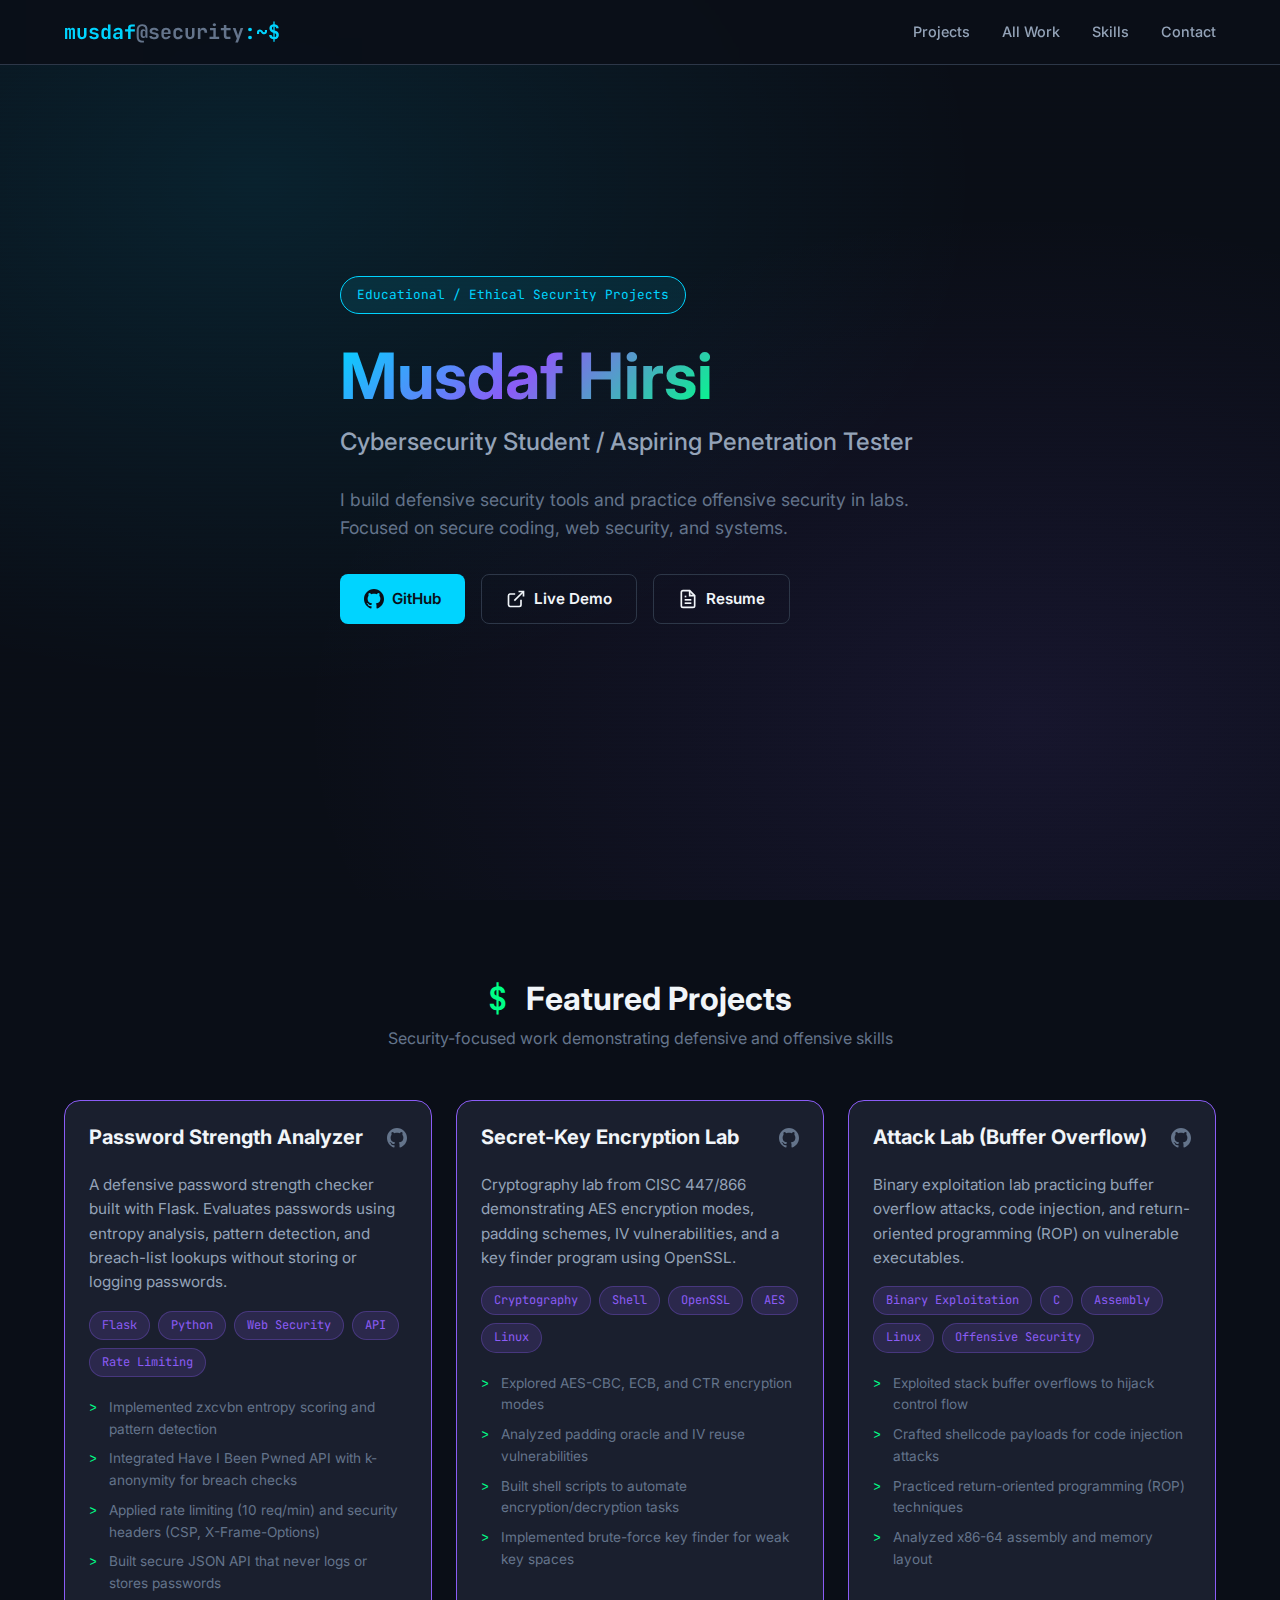
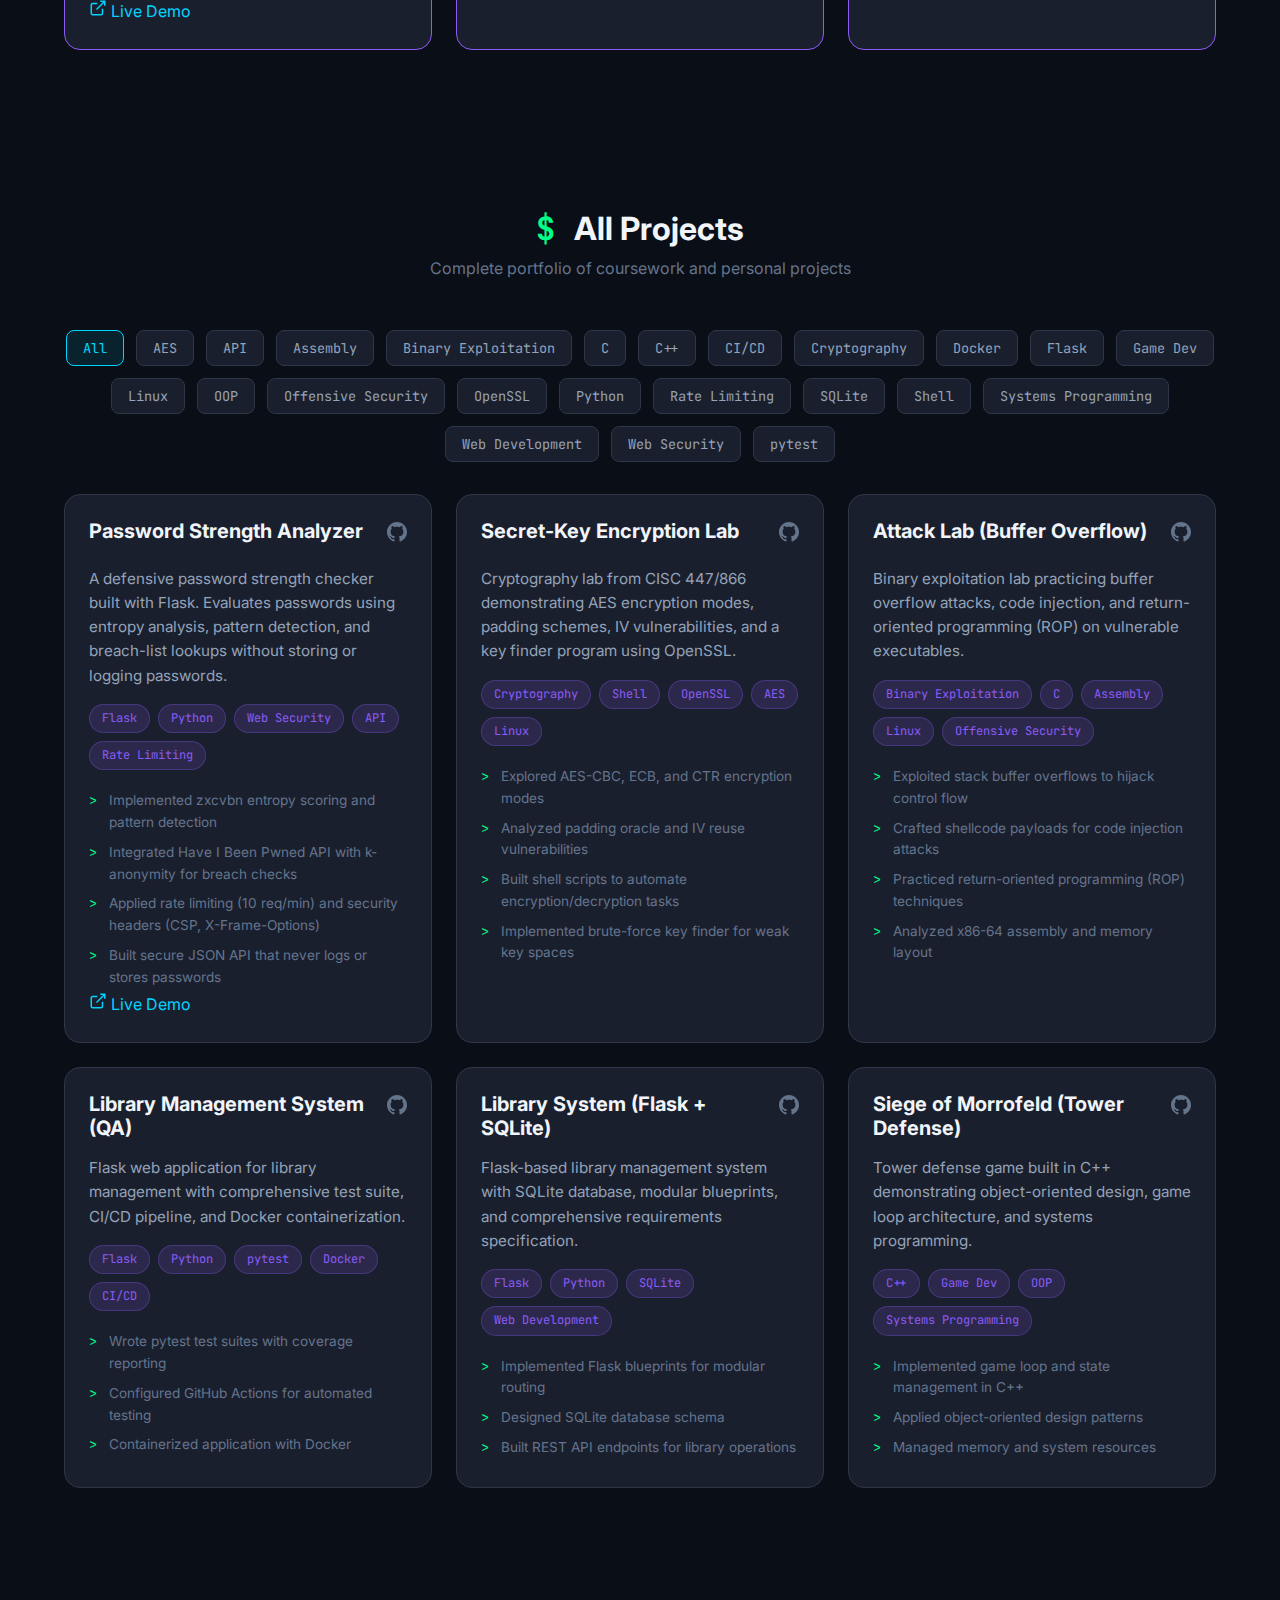
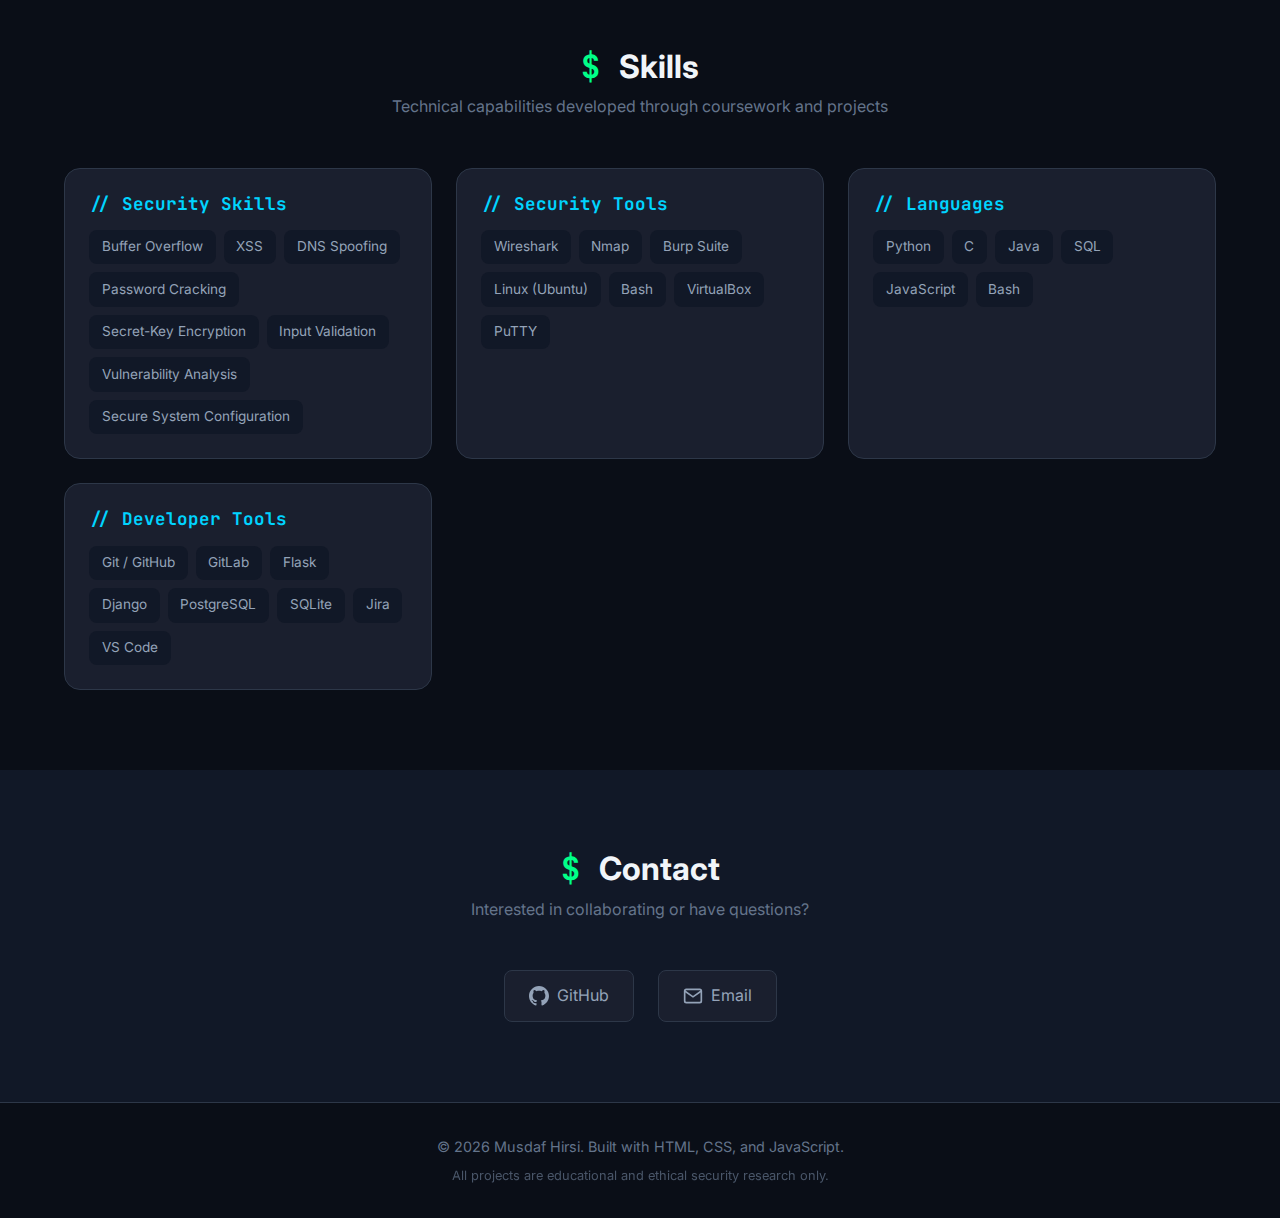
<file: index.html>
<!DOCTYPE html>
<html lang="en">
<head>
  <meta charset="UTF-8">
  <meta name="viewport" content="width=device-width, initial-scale=1.0">
  <meta name="description" content="Musdaf Hirsi - Cybersecurity Student & Aspiring Penetration Tester. Portfolio showcasing defensive security tools and offensive security labs.">
  <title>Musdaf Hirsi | Cybersecurity Portfolio</title>
  
  <!-- Fonts -->
  <link rel="preconnect" href="https://fonts.googleapis.com">
  <link rel="preconnect" href="https://fonts.gstatic.com" crossorigin>
  <link href="https://fonts.googleapis.com/css2?family=Inter:wght@400;500;600;700&family=JetBrains+Mono:wght@400;500;700&display=swap" rel="stylesheet">
  
  <!-- Styles -->
  <link rel="stylesheet" href="css/style.css">
</head>
<body>
  <!-- Navigation -->
  <nav class="nav">
    <div class="container nav-content">
      <a href="#" class="nav-logo">musdaf<span>@security</span>:~$</a>
      <ul class="nav-links">
        <li><a href="#projects">Projects</a></li>
        <li><a href="#all-projects">All Work</a></li>
        <li><a href="#skills">Skills</a></li>
        <li><a href="#contact">Contact</a></li>
      </ul>
    </div>
  </nav>

  <!-- Hero Section -->
  <section class="hero" id="home">
    <div class="container hero-content">
      <span class="hero-badge animate-in">Educational / Ethical Security Projects</span>
      <h1 class="animate-in animate-delay-1">
        <span class="gradient-text">Musdaf Hirsi</span>
      </h1>
      <p class="hero-title animate-in animate-delay-2">Cybersecurity Student / Aspiring Penetration Tester</p>
      <p class="hero-bio animate-in animate-delay-2">
        I build defensive security tools and practice offensive security in labs. 
        Focused on secure coding, web security, and systems.
      </p>
      <div class="hero-buttons animate-in animate-delay-3">
        <a href="https://github.com/Musdaf-Hirsi" target="_blank" rel="noopener" class="btn btn-primary">
          <svg width="20" height="20" viewBox="0 0 24 24" fill="currentColor">
            <path d="M12 0c-6.626 0-12 5.373-12 12 0 5.302 3.438 9.8 8.207 11.387.599.111.793-.261.793-.577v-2.234c-3.338.726-4.033-1.416-4.033-1.416-.546-1.387-1.333-1.756-1.333-1.756-1.089-.745.083-.729.083-.729 1.205.084 1.839 1.237 1.839 1.237 1.07 1.834 2.807 1.304 3.492.997.107-.775.418-1.305.762-1.604-2.665-.305-5.467-1.334-5.467-5.931 0-1.311.469-2.381 1.236-3.221-.124-.303-.535-1.524.117-3.176 0 0 1.008-.322 3.301 1.23.957-.266 1.983-.399 3.003-.404 1.02.005 2.047.138 3.006.404 2.291-1.552 3.297-1.23 3.297-1.23.653 1.653.242 2.874.118 3.176.77.84 1.235 1.911 1.235 3.221 0 4.609-2.807 5.624-5.479 5.921.43.372.823 1.102.823 2.222v3.293c0 .319.192.694.801.576 4.765-1.589 8.199-6.086 8.199-11.386 0-6.627-5.373-12-12-12z"/>
          </svg>
          GitHub
        </a>
        <a href="https://password-strength-web-qf0n.onrender.com" target="_blank" rel="noopener" class="btn btn-secondary">
          <svg width="20" height="20" viewBox="0 0 24 24" fill="none" stroke="currentColor" stroke-width="2">
            <path d="M18 13v6a2 2 0 0 1-2 2H5a2 2 0 0 1-2-2V8a2 2 0 0 1 2-2h6"></path>
            <polyline points="15 3 21 3 21 9"></polyline>
            <line x1="10" y1="14" x2="21" y2="3"></line>
          </svg>
          Live Demo
        </a>
        <a href="assets/musdaf-hirsi-resume.pdf" target="_blank" rel="noopener" class="btn btn-secondary">
          <svg width="20" height="20" viewBox="0 0 24 24" fill="none" stroke="currentColor" stroke-width="2">
            <path d="M14 2H6a2 2 0 0 0-2 2v16a2 2 0 0 0 2 2h12a2 2 0 0 0 2-2V8z"></path>
            <polyline points="14 2 14 8 20 8"></polyline>
            <line x1="16" y1="13" x2="8" y2="13"></line>
            <line x1="16" y1="17" x2="8" y2="17"></line>
            <polyline points="10 9 9 9 8 9"></polyline>
          </svg>
          Resume
        </a>
      </div>
    </div>
  </section>

  <!-- Featured Projects Section -->
  <section id="projects">
    <div class="container">
      <header class="section-header">
        <h2><span class="terminal-prefix">$ </span>Featured Projects</h2>
        <p>Security-focused work demonstrating defensive and offensive skills</p>
      </header>
      <div class="projects-grid" id="featured-projects">
        <!-- Populated by JavaScript -->
      </div>
    </div>
  </section>

  <!-- All Projects Section -->
  <section id="all-projects-section">
    <div class="container">
      <header class="section-header">
        <h2><span class="terminal-prefix">$ </span>All Projects</h2>
        <p>Complete portfolio of coursework and personal projects</p>
      </header>
      <div class="filter-container" id="filter-buttons">
        <!-- Populated by JavaScript -->
      </div>
      <div class="projects-grid" id="all-projects">
        <!-- Populated by JavaScript -->
      </div>
    </div>
  </section>

  <!-- Skills Section -->
  <section id="skills">
    <div class="container">
      <header class="section-header">
        <h2><span class="terminal-prefix">$ </span>Skills</h2>
        <p>Technical capabilities developed through coursework and projects</p>
      </header>
      <div class="skills-grid">
        <div class="skill-category">
          <h3>// Security Skills</h3>
          <div class="skill-list">
            <span class="skill-item">Buffer Overflow</span>
            <span class="skill-item">XSS</span>
            <span class="skill-item">DNS Spoofing</span>
            <span class="skill-item">Password Cracking</span>
            <span class="skill-item">Secret-Key Encryption</span>
            <span class="skill-item">Input Validation</span>
            <span class="skill-item">Vulnerability Analysis</span>
            <span class="skill-item">Secure System Configuration</span>
          </div>
        </div>
        <div class="skill-category">
          <h3>// Security Tools</h3>
          <div class="skill-list">
            <span class="skill-item">Wireshark</span>
            <span class="skill-item">Nmap</span>
            <span class="skill-item">Burp Suite</span>
            <span class="skill-item">Linux (Ubuntu)</span>
            <span class="skill-item">Bash</span>
            <span class="skill-item">VirtualBox</span>
            <span class="skill-item">PuTTY</span>
          </div>
        </div>
        <div class="skill-category">
          <h3>// Languages</h3>
          <div class="skill-list">
            <span class="skill-item">Python</span>
            <span class="skill-item">C</span>
            <span class="skill-item">Java</span>
            <span class="skill-item">SQL</span>
            <span class="skill-item">JavaScript</span>
            <span class="skill-item">Bash</span>
          </div>
        </div>
        <div class="skill-category">
          <h3>// Developer Tools</h3>
          <div class="skill-list">
            <span class="skill-item">Git / GitHub</span>
            <span class="skill-item">GitLab</span>
            <span class="skill-item">Flask</span>
            <span class="skill-item">Django</span>
            <span class="skill-item">PostgreSQL</span>
            <span class="skill-item">SQLite</span>
            <span class="skill-item">Jira</span>
            <span class="skill-item">VS Code</span>
          </div>
        </div>
      </div>
    </div>
  </section>

  <!-- Contact Section -->
  <section id="contact" class="contact">
    <div class="container contact-content">
      <header class="section-header">
        <h2><span class="terminal-prefix">$ </span>Contact</h2>
        <p>Interested in collaborating or have questions?</p>
      </header>
      <div class="contact-links">
        <a href="https://github.com/Musdaf-Hirsi" target="_blank" rel="noopener" class="contact-link">
          <svg width="20" height="20" viewBox="0 0 24 24" fill="currentColor">
            <path d="M12 0c-6.626 0-12 5.373-12 12 0 5.302 3.438 9.8 8.207 11.387.599.111.793-.261.793-.577v-2.234c-3.338.726-4.033-1.416-4.033-1.416-.546-1.387-1.333-1.756-1.333-1.756-1.089-.745.083-.729.083-.729 1.205.084 1.839 1.237 1.839 1.237 1.07 1.834 2.807 1.304 3.492.997.107-.775.418-1.305.762-1.604-2.665-.305-5.467-1.334-5.467-5.931 0-1.311.469-2.381 1.236-3.221-.124-.303-.535-1.524.117-3.176 0 0 1.008-.322 3.301 1.23.957-.266 1.983-.399 3.003-.404 1.02.005 2.047.138 3.006.404 2.291-1.552 3.297-1.23 3.297-1.23.653 1.653.242 2.874.118 3.176.77.84 1.235 1.911 1.235 3.221 0 4.609-2.807 5.624-5.479 5.921.43.372.823 1.102.823 2.222v3.293c0 .319.192.694.801.576 4.765-1.589 8.199-6.086 8.199-11.386 0-6.627-5.373-12-12-12z"/>
          </svg>
          GitHub
        </a>
        <a href="mailto:musdafmanka4@gmail.com" class="contact-link">
          <svg width="20" height="20" viewBox="0 0 24 24" fill="none" stroke="currentColor" stroke-width="2">
            <path d="M4 4h16c1.1 0 2 .9 2 2v12c0 1.1-.9 2-2 2H4c-1.1 0-2-.9-2-2V6c0-1.1.9-2 2-2z"></path>
            <polyline points="22,6 12,13 2,6"></polyline>
          </svg>
          Email
        </a>
      </div>
    </div>
  </section>

  <!-- Footer -->
  <footer class="footer">
    <div class="container">
      <p>&copy; 2026 Musdaf Hirsi. Built with HTML, CSS, and JavaScript.</p>
      <p class="disclaimer">All projects are educational and ethical security research only.</p>
    </div>
  </footer>

  <!-- Scripts -->
  <script src="js/main.js"></script>
</body>
</html>
</file>
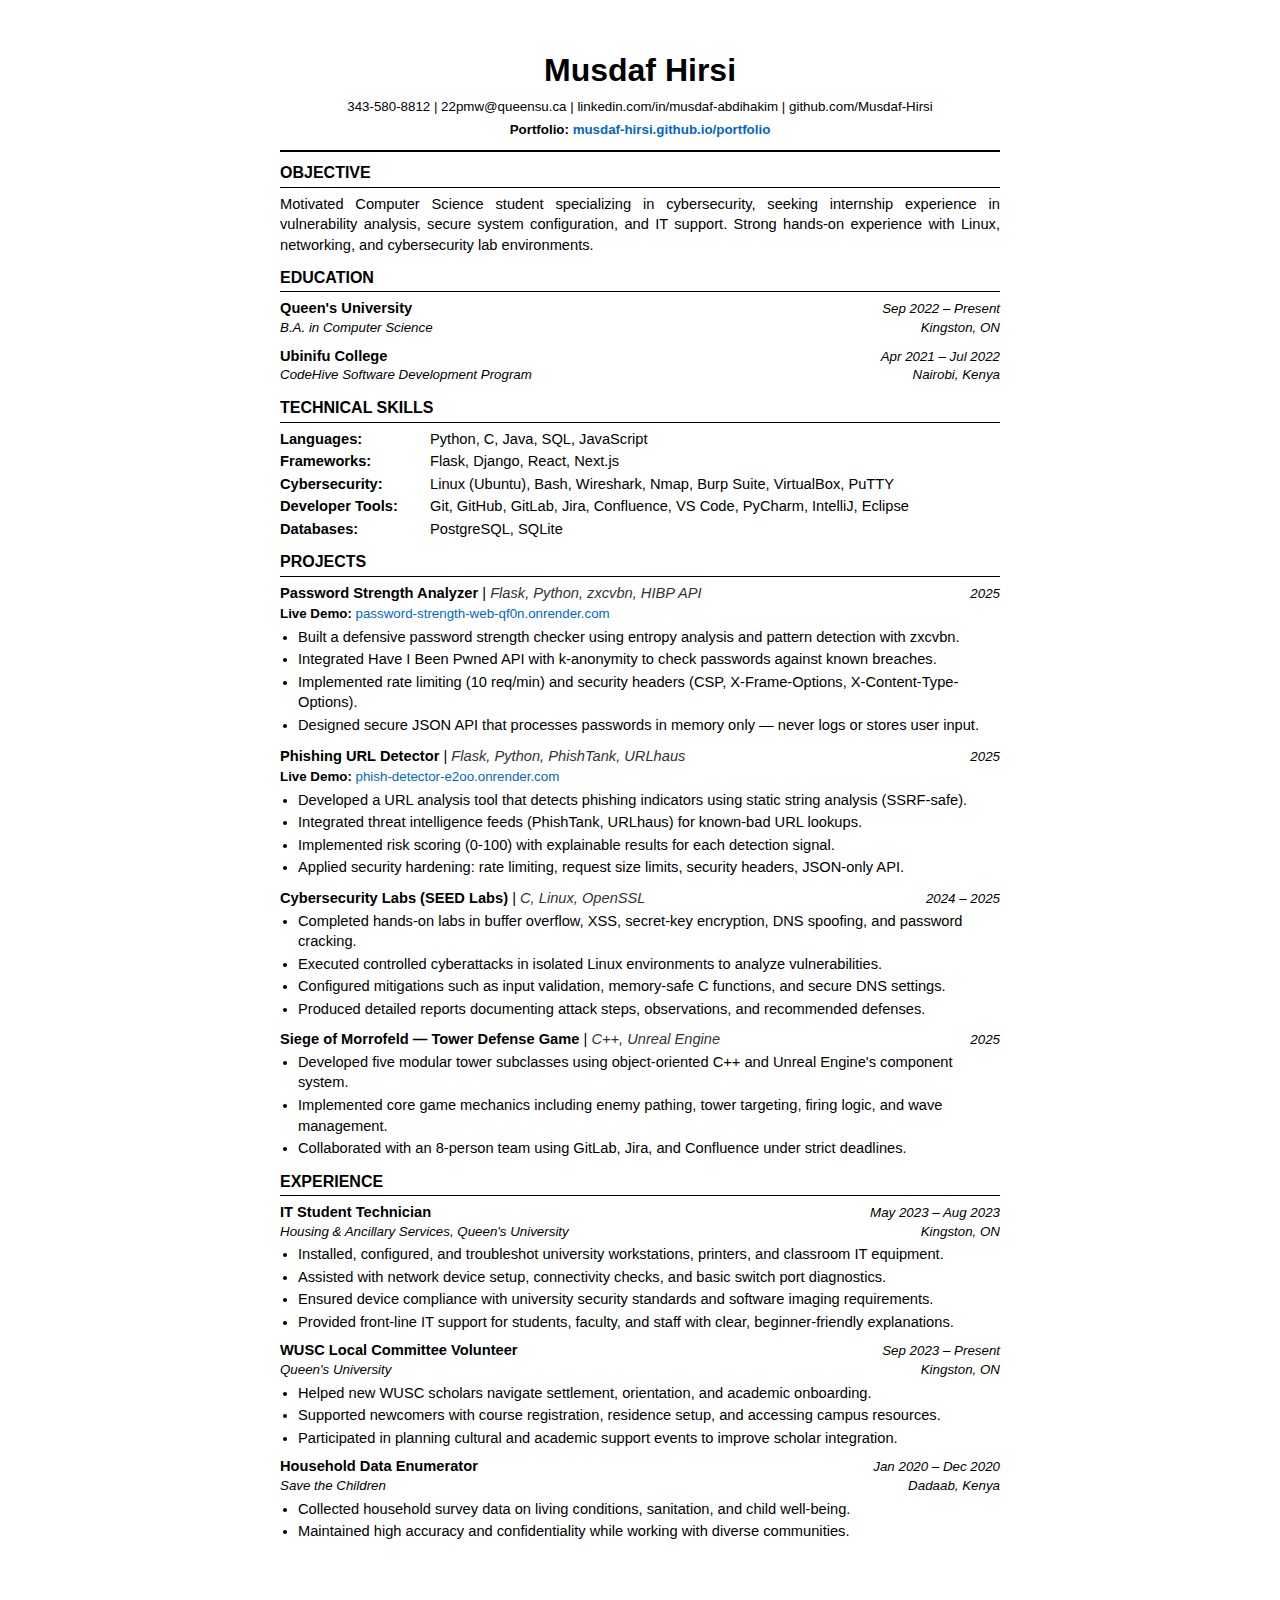
<file: assets/resume.html>
<!DOCTYPE html>
<html lang="en">
<head>
  <meta charset="UTF-8">
  <meta name="viewport" content="width=device-width, initial-scale=1.0">
  <title>Musdaf Hirsi - Resume</title>
  <style>
    * {
      margin: 0;
      padding: 0;
      box-sizing: border-box;
    }
    
    body {
      font-family: 'Calibri', 'Arial', sans-serif;
      font-size: 11pt;
      line-height: 1.4;
      color: #000;
      max-width: 8.5in;
      margin: 0 auto;
      padding: 0.5in;
      background: #fff;
    }
    
    a {
      color: #0066cc;
      text-decoration: none;
    }
    
    a:hover {
      text-decoration: underline;
    }
    
    /* Header */
    .header {
      text-align: center;
      margin-bottom: 10px;
      border-bottom: 2px solid #000;
      padding-bottom: 10px;
    }
    
    .header h1 {
      font-size: 24pt;
      font-weight: bold;
      margin-bottom: 5px;
    }
    
    .header .contact {
      font-size: 10pt;
    }
    
    .header .contact a {
      color: #000;
    }
    
    .header .portfolio {
      margin-top: 5px;
      font-size: 10pt;
    }
    
    .header .portfolio a {
      color: #0066cc;
      font-weight: bold;
    }
    
    /* Sections */
    section {
      margin-bottom: 12px;
    }
    
    section h2 {
      font-size: 12pt;
      font-weight: bold;
      text-transform: uppercase;
      border-bottom: 1px solid #000;
      margin-bottom: 6px;
      padding-bottom: 2px;
    }
    
    /* Objective */
    .objective p {
      text-align: justify;
    }
    
    /* Education & Experience entries */
    .entry {
      margin-bottom: 8px;
    }
    
    .entry-header {
      display: flex;
      justify-content: space-between;
      align-items: baseline;
    }
    
    .entry-header .title {
      font-weight: bold;
    }
    
    .entry-header .date {
      font-style: italic;
      font-size: 10pt;
    }
    
    .entry-subheader {
      display: flex;
      justify-content: space-between;
      font-style: italic;
      font-size: 10pt;
      margin-bottom: 3px;
    }
    
    /* Skills */
    .skills-list {
      display: grid;
      grid-template-columns: 140px 1fr;
      gap: 2px 10px;
    }
    
    .skills-list dt {
      font-weight: bold;
    }
    
    .skills-list dd {
      margin: 0;
    }
    
    /* Projects */
    .project {
      margin-bottom: 10px;
    }
    
    .project-header {
      display: flex;
      justify-content: space-between;
      align-items: baseline;
      margin-bottom: 2px;
    }
    
    .project-header .title {
      font-weight: bold;
    }
    
    .project-header .tech {
      font-style: italic;
      color: #333;
    }
    
    .project-header .date {
      font-style: italic;
      font-size: 10pt;
    }
    
    .project-link {
      font-size: 10pt;
      margin-bottom: 3px;
    }
    
    /* Lists */
    ul {
      margin-left: 18px;
    }
    
    li {
      margin-bottom: 2px;
    }
    
    /* Print styles */
    @media print {
      body {
        padding: 0;
      }
      
      a {
        color: #000;
      }
      
      .header .portfolio a {
        color: #000;
      }
    }
  </style>
</head>
<body>
  <!-- Header -->
  <header class="header">
    <h1>Musdaf Hirsi</h1>
    <div class="contact">
      343-580-8812 | 
      <a href="mailto:22pmw@queensu.ca">22pmw@queensu.ca</a> | 
      <a href="https://linkedin.com/in/musdaf-abdihakim">linkedin.com/in/musdaf-abdihakim</a> | 
      <a href="https://github.com/Musdaf-Hirsi">github.com/Musdaf-Hirsi</a>
    </div>
    <div class="portfolio">
      <strong>Portfolio:</strong> <a href="https://musdaf-hirsi.github.io/portfolio">musdaf-hirsi.github.io/portfolio</a>
    </div>
  </header>

  <!-- Objective -->
  <section class="objective">
    <h2>Objective</h2>
    <p>Motivated Computer Science student specializing in cybersecurity, seeking internship experience in vulnerability analysis, secure system configuration, and IT support. Strong hands-on experience with Linux, networking, and cybersecurity lab environments.</p>
  </section>

  <!-- Education -->
  <section>
    <h2>Education</h2>
    <div class="entry">
      <div class="entry-header">
        <span class="title">Queen's University</span>
        <span class="date">Sep 2022 – Present</span>
      </div>
      <div class="entry-subheader">
        <span>B.A. in Computer Science</span>
        <span>Kingston, ON</span>
      </div>
    </div>
    <div class="entry">
      <div class="entry-header">
        <span class="title">Ubinifu College</span>
        <span class="date">Apr 2021 – Jul 2022</span>
      </div>
      <div class="entry-subheader">
        <span>CodeHive Software Development Program</span>
        <span>Nairobi, Kenya</span>
      </div>
    </div>
  </section>

  <!-- Technical Skills -->
  <section>
    <h2>Technical Skills</h2>
    <dl class="skills-list">
      <dt>Languages:</dt>
      <dd>Python, C, Java, SQL, JavaScript</dd>
      <dt>Frameworks:</dt>
      <dd>Flask, Django, React, Next.js</dd>
      <dt>Cybersecurity:</dt>
      <dd>Linux (Ubuntu), Bash, Wireshark, Nmap, Burp Suite, VirtualBox, PuTTY</dd>
      <dt>Developer Tools:</dt>
      <dd>Git, GitHub, GitLab, Jira, Confluence, VS Code, PyCharm, IntelliJ, Eclipse</dd>
      <dt>Databases:</dt>
      <dd>PostgreSQL, SQLite</dd>
    </dl>
  </section>

  <!-- Projects -->
  <section>
    <h2>Projects</h2>
    
    <div class="project">
      <div class="project-header">
        <span><span class="title">Password Strength Analyzer</span> | <span class="tech">Flask, Python, zxcvbn, HIBP API</span></span>
        <span class="date">2025</span>
      </div>
      <div class="project-link">
        <strong>Live Demo:</strong> <a href="https://password-strength-web-qf0n.onrender.com">password-strength-web-qf0n.onrender.com</a>
      </div>
      <ul>
        <li>Built a defensive password strength checker using entropy analysis and pattern detection with zxcvbn.</li>
        <li>Integrated Have I Been Pwned API with k-anonymity to check passwords against known breaches.</li>
        <li>Implemented rate limiting (10 req/min) and security headers (CSP, X-Frame-Options, X-Content-Type-Options).</li>
        <li>Designed secure JSON API that processes passwords in memory only — never logs or stores user input.</li>
      </ul>
    </div>

    <div class="project">
      <div class="project-header">
        <span><span class="title">Phishing URL Detector</span> | <span class="tech">Flask, Python, PhishTank, URLhaus</span></span>
        <span class="date">2025</span>
      </div>
      <div class="project-link">
        <strong>Live Demo:</strong> <a href="https://phish-detector-e2oo.onrender.com">phish-detector-e2oo.onrender.com</a>
      </div>
      <ul>
        <li>Developed a URL analysis tool that detects phishing indicators using static string analysis (SSRF-safe).</li>
        <li>Integrated threat intelligence feeds (PhishTank, URLhaus) for known-bad URL lookups.</li>
        <li>Implemented risk scoring (0-100) with explainable results for each detection signal.</li>
        <li>Applied security hardening: rate limiting, request size limits, security headers, JSON-only API.</li>
      </ul>
    </div>

    <div class="project">
      <div class="project-header">
        <span><span class="title">Cybersecurity Labs (SEED Labs)</span> | <span class="tech">C, Linux, OpenSSL</span></span>
        <span class="date">2024 – 2025</span>
      </div>
      <ul>
        <li>Completed hands-on labs in buffer overflow, XSS, secret-key encryption, DNS spoofing, and password cracking.</li>
        <li>Executed controlled cyberattacks in isolated Linux environments to analyze vulnerabilities.</li>
        <li>Configured mitigations such as input validation, memory-safe C functions, and secure DNS settings.</li>
        <li>Produced detailed reports documenting attack steps, observations, and recommended defenses.</li>
      </ul>
    </div>

    <div class="project">
      <div class="project-header">
        <span><span class="title">Siege of Morrofeld — Tower Defense Game</span> | <span class="tech">C++, Unreal Engine</span></span>
        <span class="date">2025</span>
      </div>
      <ul>
        <li>Developed five modular tower subclasses using object-oriented C++ and Unreal Engine's component system.</li>
        <li>Implemented core game mechanics including enemy pathing, tower targeting, firing logic, and wave management.</li>
        <li>Collaborated with an 8-person team using GitLab, Jira, and Confluence under strict deadlines.</li>
      </ul>
    </div>
  </section>

  <!-- Experience -->
  <section>
    <h2>Experience</h2>
    
    <div class="entry">
      <div class="entry-header">
        <span class="title">IT Student Technician</span>
        <span class="date">May 2023 – Aug 2023</span>
      </div>
      <div class="entry-subheader">
        <span>Housing & Ancillary Services, Queen's University</span>
        <span>Kingston, ON</span>
      </div>
      <ul>
        <li>Installed, configured, and troubleshot university workstations, printers, and classroom IT equipment.</li>
        <li>Assisted with network device setup, connectivity checks, and basic switch port diagnostics.</li>
        <li>Ensured device compliance with university security standards and software imaging requirements.</li>
        <li>Provided front-line IT support for students, faculty, and staff with clear, beginner-friendly explanations.</li>
      </ul>
    </div>

    <div class="entry">
      <div class="entry-header">
        <span class="title">WUSC Local Committee Volunteer</span>
        <span class="date">Sep 2023 – Present</span>
      </div>
      <div class="entry-subheader">
        <span>Queen's University</span>
        <span>Kingston, ON</span>
      </div>
      <ul>
        <li>Helped new WUSC scholars navigate settlement, orientation, and academic onboarding.</li>
        <li>Supported newcomers with course registration, residence setup, and accessing campus resources.</li>
        <li>Participated in planning cultural and academic support events to improve scholar integration.</li>
      </ul>
    </div>

    <div class="entry">
      <div class="entry-header">
        <span class="title">Household Data Enumerator</span>
        <span class="date">Jan 2020 – Dec 2020</span>
      </div>
      <div class="entry-subheader">
        <span>Save the Children</span>
        <span>Dadaab, Kenya</span>
      </div>
      <ul>
        <li>Collected household survey data on living conditions, sanitation, and child well-being.</li>
        <li>Maintained high accuracy and confidentiality while working with diverse communities.</li>
      </ul>
    </div>
  </section>

</body>
</html>
</file>
<file: css/style.css>
/* === CSS Variables === */
:root {
  --bg-primary: #0a0e17;
  --bg-secondary: #111827;
  --bg-card: #1a1f2e;
  --bg-card-hover: #242b3d;
  --accent-cyan: #00d4ff;
  --accent-green: #00ff88;
  --accent-purple: #8b5cf6;
  --text-primary: #f1f5f9;
  --text-secondary: #94a3b8;
  --text-muted: #64748b;
  --border-color: #2d3748;
  --gradient-cyber: linear-gradient(135deg, #00d4ff 0%, #8b5cf6 50%, #00ff88 100%);
  --shadow-glow: 0 0 20px rgba(0, 212, 255, 0.3);
  --font-mono: 'JetBrains Mono', 'Fira Code', monospace;
  --font-sans: 'Inter', -apple-system, BlinkMacSystemFont, sans-serif;
}

/* === Reset & Base === */
*, *::before, *::after {
  box-sizing: border-box;
  margin: 0;
  padding: 0;
}

html {
  scroll-behavior: smooth;
}

body {
  font-family: var(--font-sans);
  background: var(--bg-primary);
  color: var(--text-primary);
  line-height: 1.6;
  min-height: 100vh;
}

/* === Typography === */
h1, h2, h3, h4 {
  font-weight: 700;
  line-height: 1.2;
}

a {
  color: var(--accent-cyan);
  text-decoration: none;
  transition: color 0.2s ease;
}

a:hover {
  color: var(--accent-green);
}

/* === Layout === */
.container {
  max-width: 1200px;
  margin: 0 auto;
  padding: 0 1.5rem;
}

section {
  padding: 5rem 0;
}

/* === Navigation === */
.nav {
  position: fixed;
  top: 0;
  left: 0;
  right: 0;
  background: rgba(10, 14, 23, 0.9);
  backdrop-filter: blur(10px);
  border-bottom: 1px solid var(--border-color);
  z-index: 1000;
  padding: 1rem 0;
}

.nav-content {
  display: flex;
  justify-content: space-between;
  align-items: center;
}

.nav-logo {
  font-family: var(--font-mono);
  font-size: 1.25rem;
  font-weight: 700;
  color: var(--accent-cyan);
}

.nav-logo span {
  color: var(--text-muted);
}

.nav-links {
  display: flex;
  gap: 2rem;
  list-style: none;
}

.nav-links a {
  color: var(--text-secondary);
  font-size: 0.9rem;
  font-weight: 500;
  transition: color 0.2s ease;
}

.nav-links a:hover {
  color: var(--accent-cyan);
}

/* === Hero Section === */
.hero {
  min-height: 100vh;
  display: flex;
  align-items: center;
  padding-top: 5rem;
  position: relative;
  overflow: hidden;
}

.hero::before {
  content: '';
  position: absolute;
  top: 0;
  left: 0;
  right: 0;
  bottom: 0;
  background: 
    radial-gradient(ellipse at 20% 20%, rgba(0, 212, 255, 0.1) 0%, transparent 50%),
    radial-gradient(ellipse at 80% 80%, rgba(139, 92, 246, 0.1) 0%, transparent 50%);
  pointer-events: none;
}

.hero-content {
  position: relative;
  z-index: 1;
}

.hero-badge {
  display: inline-block;
  padding: 0.5rem 1rem;
  background: rgba(0, 212, 255, 0.1);
  border: 1px solid var(--accent-cyan);
  border-radius: 2rem;
  font-family: var(--font-mono);
  font-size: 0.8rem;
  color: var(--accent-cyan);
  margin-bottom: 1.5rem;
}

.hero h1 {
  font-size: clamp(2.5rem, 6vw, 4rem);
  margin-bottom: 0.5rem;
}

.hero h1 .gradient-text {
  background: var(--gradient-cyber);
  -webkit-background-clip: text;
  background-clip: text;
  -webkit-text-fill-color: transparent;
}

.hero-title {
  font-size: 1.5rem;
  color: var(--text-secondary);
  margin-bottom: 1.5rem;
  font-weight: 500;
}

.hero-bio {
  font-size: 1.1rem;
  color: var(--text-muted);
  max-width: 600px;
  margin-bottom: 2rem;
}

.hero-buttons {
  display: flex;
  gap: 1rem;
  flex-wrap: wrap;
}

.btn {
  display: inline-flex;
  align-items: center;
  gap: 0.5rem;
  padding: 0.75rem 1.5rem;
  border-radius: 0.5rem;
  font-weight: 600;
  font-size: 0.95rem;
  transition: all 0.2s ease;
  cursor: pointer;
  border: none;
}

.btn-primary {
  background: var(--accent-cyan);
  color: var(--bg-primary);
}

.btn-primary:hover {
  background: var(--accent-green);
  color: var(--bg-primary);
  box-shadow: var(--shadow-glow);
}

.btn-secondary {
  background: transparent;
  color: var(--text-primary);
  border: 1px solid var(--border-color);
}

.btn-secondary:hover {
  border-color: var(--accent-cyan);
  color: var(--accent-cyan);
}

/* === Section Headers === */
.section-header {
  text-align: center;
  margin-bottom: 3rem;
}

.section-header h2 {
  font-size: 2rem;
  margin-bottom: 0.5rem;
}

.section-header p {
  color: var(--text-muted);
}

.section-header .terminal-prefix {
  font-family: var(--font-mono);
  color: var(--accent-green);
}

/* === Project Cards === */
.projects-grid {
  display: grid;
  grid-template-columns: repeat(auto-fit, minmax(350px, 1fr));
  gap: 1.5rem;
}

.project-card {
  background: var(--bg-card);
  border: 1px solid var(--border-color);
  border-radius: 1rem;
  padding: 1.5rem;
  transition: all 0.3s ease;
}

.project-card:hover {
  background: var(--bg-card-hover);
  border-color: var(--accent-cyan);
  transform: translateY(-4px);
  box-shadow: var(--shadow-glow);
}

.project-card.featured {
  border-color: var(--accent-purple);
}

.project-card.featured:hover {
  border-color: var(--accent-cyan);
}

.project-header {
  display: flex;
  justify-content: space-between;
  align-items: flex-start;
  margin-bottom: 1rem;
}

.project-header h3 {
  font-size: 1.25rem;
  color: var(--text-primary);
}

.project-links {
  display: flex;
  gap: 0.75rem;
}

.project-links a {
  color: var(--text-muted);
  font-size: 1.25rem;
  transition: color 0.2s ease;
}

.project-links a:hover {
  color: var(--accent-cyan);
}

.project-description {
  color: var(--text-secondary);
  font-size: 0.95rem;
  margin-bottom: 1rem;
}

.project-tags {
  display: flex;
  flex-wrap: wrap;
  gap: 0.5rem;
  margin-bottom: 1rem;
}

.tag {
  padding: 0.25rem 0.75rem;
  background: rgba(139, 92, 246, 0.15);
  border: 1px solid rgba(139, 92, 246, 0.3);
  border-radius: 1rem;
  font-size: 0.75rem;
  font-family: var(--font-mono);
  color: var(--accent-purple);
}

.project-skills {
  list-style: none;
  font-size: 0.85rem;
  color: var(--text-muted);
}

.project-skills li {
  padding: 0.25rem 0;
  padding-left: 1.25rem;
  position: relative;
}

.project-skills li::before {
  content: '>';
  position: absolute;
  left: 0;
  color: var(--accent-green);
  font-family: var(--font-mono);
}

/* === Filter Buttons === */
.filter-container {
  display: flex;
  justify-content: center;
  gap: 0.75rem;
  margin-bottom: 2rem;
  flex-wrap: wrap;
}

.filter-btn {
  padding: 0.5rem 1rem;
  background: var(--bg-card);
  border: 1px solid var(--border-color);
  border-radius: 0.5rem;
  color: var(--text-secondary);
  font-family: var(--font-mono);
  font-size: 0.85rem;
  cursor: pointer;
  transition: all 0.2s ease;
}

.filter-btn:hover,
.filter-btn.active {
  border-color: var(--accent-cyan);
  color: var(--accent-cyan);
  background: rgba(0, 212, 255, 0.1);
}

/* === Skills Section === */
.skills-grid {
  display: grid;
  grid-template-columns: repeat(auto-fit, minmax(300px, 1fr));
  gap: 1.5rem;
}

.skill-category {
  background: var(--bg-card);
  border: 1px solid var(--border-color);
  border-radius: 1rem;
  padding: 1.5rem;
}

.skill-category h3 {
  font-size: 1.1rem;
  color: var(--accent-cyan);
  margin-bottom: 1rem;
  font-family: var(--font-mono);
}

.skill-list {
  display: flex;
  flex-wrap: wrap;
  gap: 0.5rem;
}

.skill-item {
  padding: 0.4rem 0.8rem;
  background: var(--bg-secondary);
  border-radius: 0.5rem;
  font-size: 0.85rem;
  color: var(--text-secondary);
}

/* === Contact Section === */
.contact {
  background: var(--bg-secondary);
}

.contact-content {
  text-align: center;
  max-width: 600px;
  margin: 0 auto;
}

.contact-links {
  display: flex;
  justify-content: center;
  gap: 1.5rem;
  margin-top: 2rem;
}

.contact-link {
  display: flex;
  align-items: center;
  gap: 0.5rem;
  padding: 0.75rem 1.5rem;
  background: var(--bg-card);
  border: 1px solid var(--border-color);
  border-radius: 0.5rem;
  color: var(--text-secondary);
  transition: all 0.2s ease;
}

.contact-link:hover {
  border-color: var(--accent-cyan);
  color: var(--accent-cyan);
}

/* === Footer === */
.footer {
  padding: 2rem 0;
  text-align: center;
  border-top: 1px solid var(--border-color);
}

.footer p {
  color: var(--text-muted);
  font-size: 0.9rem;
}

.footer .disclaimer {
  margin-top: 0.5rem;
  font-size: 0.8rem;
  color: var(--text-muted);
  opacity: 0.7;
}

/* === Responsive === */
@media (max-width: 768px) {
  .nav-links {
    display: none;
  }

  .hero-buttons {
    flex-direction: column;
  }

  .btn {
    width: 100%;
    justify-content: center;
  }

  .projects-grid {
    grid-template-columns: 1fr;
  }

  .contact-links {
    flex-direction: column;
    align-items: center;
  }
}

/* === Animations === */
@keyframes fadeInUp {
  from {
    opacity: 0;
    transform: translateY(20px);
  }
  to {
    opacity: 1;
    transform: translateY(0);
  }
}

.animate-in {
  animation: fadeInUp 0.6s ease forwards;
}

.animate-delay-1 { animation-delay: 0.1s; }
.animate-delay-2 { animation-delay: 0.2s; }
.animate-delay-3 { animation-delay: 0.3s; }

/* === Scan Line Effect (subtle) === */
.hero::after {
  content: '';
  position: absolute;
  top: 0;
  left: 0;
  right: 0;
  bottom: 0;
  background: repeating-linear-gradient(
    0deg,
    transparent,
    transparent 2px,
    rgba(0, 0, 0, 0.03) 2px,
    rgba(0, 0, 0, 0.03) 4px
  );
  pointer-events: none;
}
</file>
